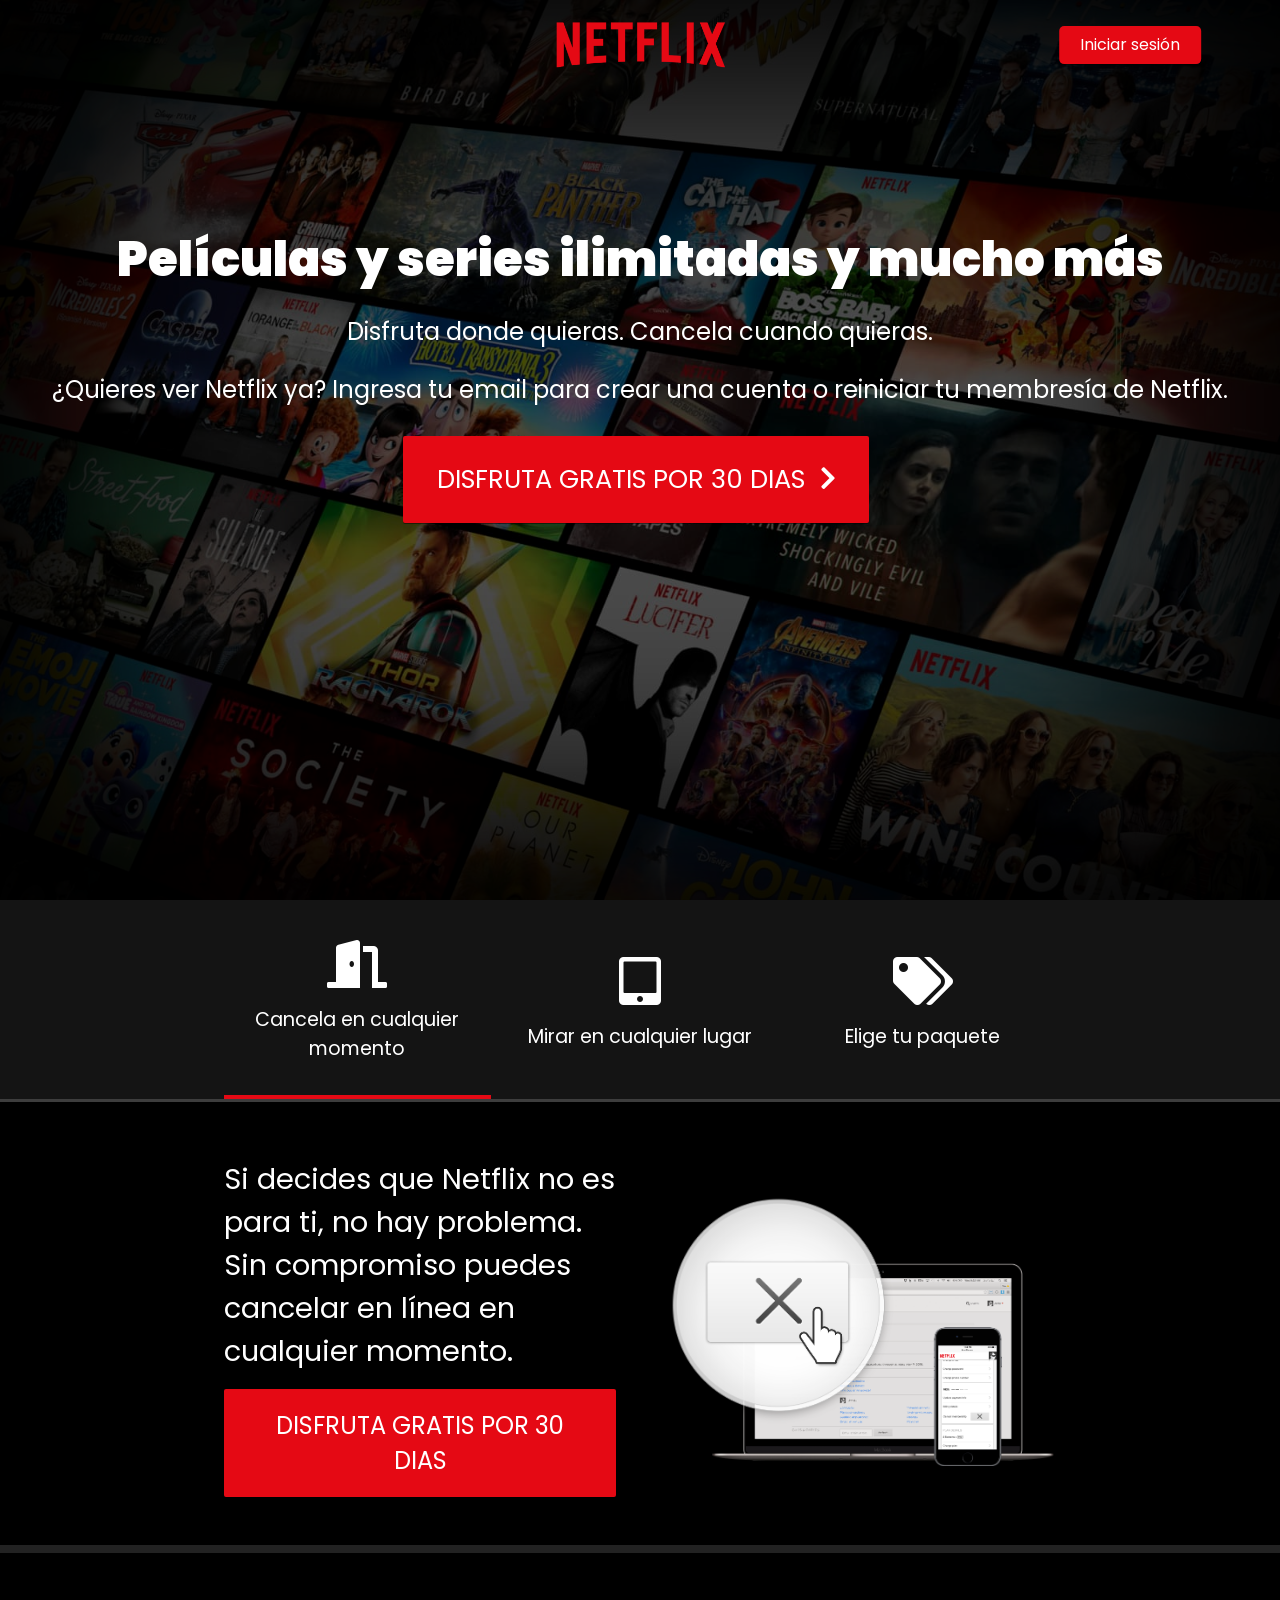
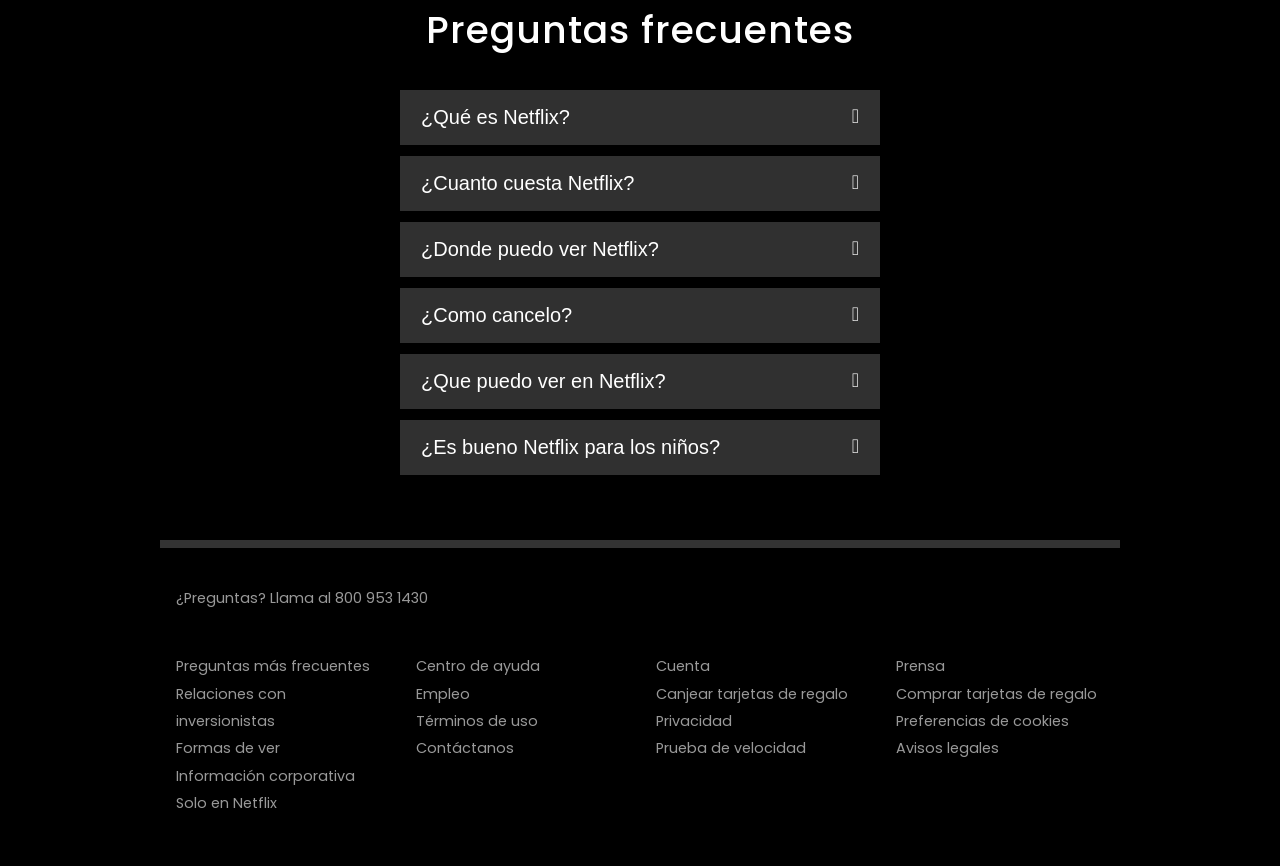
<file: index.html>
<!DOCTYPE html>
<html lang="en">
  <head>
    <meta charset="UTF-8" />
    <meta name="viewport" content="width=device-width, initial-scale=1.0" />
    <meta http-equiv="X-UA-Compatible" content="ie=edge" />
    <link
      rel="stylesheet"
      href="https://use.fontawesome.com/releases/v5.8.2/css/all.css"
      integrity="sha384-oS3vJWv+0UjzBfQzYUhtDYW+Pj2yciDJxpsK1OYPAYjqT085Qq/1cq5FLXAZQ7Ay"
      crossorigin="anonymous"
    />
    <link rel="stylesheet" href="css/style.css" />
    <title></title>


    <link rel="stylesheet" href="src/styles.css" />
    <link rel="stylesheet" href="https://pro.fontawesome.com/releases/v5.10.0/css/all.css"
        integrity="sha384-AYmEC3Yw5cVb3ZcuHtOA93w35dYTsvhLPVnYs9eStHfGJvOvKxVfELGroGkvsg+p" crossorigin="anonymous" />
    <link rel="preconnect" href="https://fonts.googleapis.com" />
    <link rel="preconnect" href="https://fonts.gstatic.com" crossorigin />
    <link
        href="https://fonts.googleapis.com/css2?family=Poppins:ital,wght@0,100;0,200;0,300;0,400;0,500;0,600;0,700;0,800;0,900;1,100;1,200;1,300;1,400;1,500;1,600;1,700;1,800;1,900&display=swap"
        rel="stylesheet" />

  </head>
  <body>
    <header class="showcase">
      <div class="showcase-top">
        <img src="img/logo.png" alt="Netflix" />
        <a href="/index.html" class="btn btn-rounded">Iniciar sesión</a>
      </div>
      <div class="showcase-content">
        <h1>Películas y series ilimitadas y mucho más</h1>
        <p>Disfruta donde quieras. Cancela cuando quieras.</p>
        <p class="parrafo-2">¿Quieres ver Netflix ya? Ingresa tu email para crear una cuenta o reiniciar tu membresía de Netflix.</p>
        <a href="/html/signup.html" class="btn btn-xl"
          >DISFRUTA GRATIS POR 30 DIAS <i class="fas fa-chevron-right btn-icon"></i
        ></a>
      </div>
    </header>

    <section class="tabs">
      <div class="container">
        <div id="tab-1" class="tab-item tab-border">
          <i class="fas fa-door-open fa-3x"></i>
          <p class="hide-sm">Cancela en cualquier momento</p>
        </div>
        <div id="tab-2" class="tab-item">
          <i class="fas fa-tablet-alt fa-3x"></i>
          <p class="hide-sm">Mirar en cualquier lugar</p>
        </div>
        <div id="tab-3" class="tab-item">
          <i class="fas fa-tags fa-3x"></i>
          <p class="hide-sm">Elige tu paquete</p>
        </div>
      </div>
    </section>

    <section class="tab-content">
      <div class="container">
       
        <div id="tab-1-content" class="tab-content-item show">
          <div class="tab-1-content-inner">
            <div>
              <p class="text-lg">
                Si decides que Netflix no es para ti, no hay problema. Sin compromiso puedes cancelar en línea en cualquier momento.
              </p>
              <a href="/html/signup.html" class="btn btn-lg">DISFRUTA GRATIS POR 30 DIAS</a>
            </div>
            <img src="img/tab-content-1.png" alt="" />
          </div>
        </div>

        
        <div id="tab-2-content" class="tab-content-item">
          <div class="tab-2-content-top">
            <p class="text-lg">
              Mira programas de TV y películas en cualquier momento y en cualquier lugar.
            </p>
            <a href="/html/signup.html" class="btn btn-lg">DISFRUTA GRATIS POR 30 DIAS</a>
          </div>
          <div class="tab-2-content-bottom">
            <div>
              <img src="img/tab-content-2-1.png" alt="" />
              <p class="text-md">Mira todo en tu pantalla</p>
              <p class="text-dark">
                Smart TV, PlayStation, Xbox, Chromecase, Apple TV, reproductores de Blu-ray y más.
              </p>
            </div>

            <div>
              <img src="img/tab-content-2-2.png" alt="" />
              <p class="text-md">Mira al instante o descargalo para mas tarde.</p>
              <p class="text-dark">
                Disponible tambien para telefono o tablet, donde quiera que vallas.
              </p>
            </div>

            <div>
              <img src="img/tab-content-2-3.png" alt="" />
              <p class="text-md">Abre Netflix en cualquier computadora.</p>
              <p class="text-dark">
                Mira todo directamente en Netflix.com
              </p>
            </div>
          </div>
        </div>

        
        <div id="tab-3-content" class="tab-content-item">
          <div class="text-center">
            <p class="text-lg">
              Elige un plan y disfruta de todo en Netflix.
            </p>
            <a href="/html/signup.html" class="btn btn-lg">Disfruta gratis por 30 dias</a>
          </div>

          <table class="table">
            <thead>
              <tr>
                <th></th>
                <th>Estándar<br>con<br>anuncios</th>
                <th>Estándar</th>
                <th>Premium</th>
              </tr>
            </thead>
            <tbody>
              <tr>
                <td>Precio mensual después de que finalice el mes gratuito</td>
                <td>$99</td>
                <td>$219</td>
                <td>$299</td>
              </tr>
              <tr>
                <td>HD Disponible</td>
                <td><i class="fas fa-times"></i></td>
                <td><i class="fas fa-check"></i></td>
                <td><i class="fas fa-check"></i></td>
              </tr>
              <tr>
                <td>Ultra HD Disponible</td>
                <td><i class="fas fa-times"></i></td>
                <td><i class="fas fa-check"></i></td>
                <td><i class="fas fa-check"></i></td>
              </tr>
              <tr>
                <td>Multiples pantallas al mismo tiempo</td>
                <td><i class="fas fa-times"></i></td>
                <td><i class="fas fa-check"></i></td>
                <td><i class="fas fa-check"></i></td>
              </tr>
              <tr>
                <td>Disfruta en tu computadora portátil, TV, teléfono y tableta</td>
                <td><i class="fas fa-check"></i></td>
                <td><i class="fas fa-check"></i></td>
                <td><i class="fas fa-check"></i></td>
              </tr>
              <tr>
                <td>Peliculas y series de TV ilimitadas</td>
                <td><i class="fas fa-check"></i></td>
                <td><i class="fas fa-check"></i></td>
                <td><i class="fas fa-check"></i></td>
              </tr>
              <tr>
                <td>Puedes cancelar en cualquier momento</td>
                <td><i class="fas fa-check"></i></td>
                <td><i class="fas fa-check"></i></td>
                <td><i class="fas fa-check"></i></td>
              </tr>
              <tr>
                <td>Primer mes gratis</td>
                <td><i class="fas fa-check"></i></td>
                <td><i class="fas fa-check"></i></td>
                <td><i class="fas fa-check"></i></td>
              </tr>
            </tbody>
          </table>
        </div>
      </div>
    </section>







    <section class="FAQ__list__container">
      <h1 class="FAQ__heading">Preguntas frecuentes</h1>
      <div class="FAQ__list">
          <div class="FAQ__accordian">
              <button class="FAQ__title">
                  ¿Qué es Netflix?<i class="fal fa-plus"></i>
              </button>
              <div class="FAQ__visible">
                  <p>
                      Netflix es un servicio de streaming que ofrece una gran variedad de películas, series y
                      documentales premiados en casi cualquier pantalla conectada a internet.

                      Todo lo que quieras ver, a un costo mensual muy accesible. Siempre hay algo nuevo por descubrir,
                      ¡y todas las semanas se agregan más películas y series!
                  </p>

              </div>
          </div>
          <div class="FAQ__accordian">
              <button class="FAQ__title">
                  ¿Cuanto cuesta Netflix?<i class="fal fa-plus"></i>
              </button>
              <div class="FAQ__visible">
                  <p>
                      Disfruta Netflix en tu smartphone, tablet, smart TV, laptop o dispositivo de streaming, todo por
                      una tarifa plana mensual. Planes desde $99 hasta $299 al mes. Sin costos adicionales ni
                      contratos.
                  </p>
              </div>
          </div>
          <div class="FAQ__accordian">
              <button class="FAQ__title">
                  ¿Donde puedo ver Netflix?<i class="fal fa-plus"></i>
              </button>
              <div class="FAQ__visible">
                  <p>
                      Disfruta donde quieras, cuando quieras. Inicia sesión en tu cuenta de Netflix para ver contenido
                      al instante a través de netflix.com desde tu computadora personal o en cualquier dispositivo con
                      conexión a internet que cuente con la app de Netflix, como smart TV, smartphones, tablets,
                      reproductores multimedia y consolas de juegos.

                      Además, puedes descargar tus series favoritas con iOS, Android o la app para Windows 10. Con la
                      función de descarga, puedes ver donde vayas y sin conexión a internet. Lleva Netflix contigo
                      adonde sea.
                  </p>

              </div>
          </div>

          <div class="FAQ__accordian">
              <button class="FAQ__title">
                  ¿Como cancelo?<i class="fal fa-plus"></i>
              </button>
              <div class="FAQ__visible">
                  <p>
                      Netflix es flexible. Sin contratos molestos ni compromisos. Cancela la membresía online con solo
                      dos clics. No hay cargos por cancelación. Empieza y termina cuando quieras.
                  </p>

              </div>
          </div>

          <div class="FAQ__accordian">
              <button class="FAQ__title">
                  ¿Que puedo ver en Netflix?<i class="fal fa-plus"></i>
              </button>
              <div class="FAQ__visible">
                  <p>
                      Netflix tiene un amplio catálogo de películas, series, documentales, animes, originales
                      premiados y más. Todo lo que quieras ver, cuando quieras.
                  </p>

              </div>
          </div>

          <div class="FAQ__accordian">
              <button class="FAQ__title">
                  ¿Es bueno Netflix para los niños?<i class="fal fa-plus"></i>
              </button>
              <div class="FAQ__visible">
                  <p>
                      La experiencia de Netflix para niños está incluida en la membresía para que los padres tengan el
                      control mientras los peques disfrutan series y películas familiares en su propio espacio.

                      Los perfiles para niños incluyen controles parentales protegidos por PIN que te permiten
                      restringir el contenido que pueden ver los niños en función de la clasificación por edad y
                      bloquear determinados títulos que no quieras que los niños vean.
                  </p>

              </div>
          </div>
      </div>

  </section>

    <footer class="footer">
      <p>¿Preguntas? Llama al 800 953 1430</p>
      <div class="footer-cols">
        <ul>
          <li><a href="https://help.netflix.com/es/node/412">Preguntas más frecuentes</a></li>
          <li><a href="https://ir.netflix.net/ir-overview/profile/default.aspx">Relaciones con inversionistas</a></li>
          <li><a href="https://devices.netflix.com/es/">Formas de ver</a></li>
          <li><a href="https://help.netflix.com/legal/corpinfo">Información corporativa</a></li>
          <li><a href="https://www.netflix.com/mx/browse/genre/839338">Solo en Netflix</a></li>
        </ul>
        <ul>
          <li><a href="https://help.netflix.com/es/">Centro de ayuda</a></li>
          <li><a href="https://jobs.netflix.com/">Empleo</a></li>
          <li><a href="https://help.netflix.com/legal/termsofuse">Términos de uso</a></li>
          <li><a href="https://help.netflix.com/es/contactus">Contáctanos</a></li>
        </ul>
        <ul>
          <li><a href="https://www.netflix.com/youraccount">Cuenta</a></li>
          <li><a href="https://www.netflix.com/mx/redeem">Canjear tarjetas de regalo</a></li>
          <li><a href="https://help.netflix.com/legal/privacy">Privacidad</a></li>
          <li><a href="https://fast.com/es/">Prueba de velocidad</a></li>
        </ul>
        <ul>
          <li><a href="https://media.netflix.com/es/">Prensa</a></li>
          <li><a href="https://www.netflix.com/gift-cards">Comprar tarjetas de regalo</a></li>
          <li><a href="#">Preferencias de cookies</a></li>
          <li><a href="https://help.netflix.com/legal/notices">Avisos legales</a></li>
        </ul>
      </div>
    </footer>


    <script src="/js/indexOfus.js"></script>
    <script src="/js/mainOfus.js"></script>
  </body>
</html>
</file>
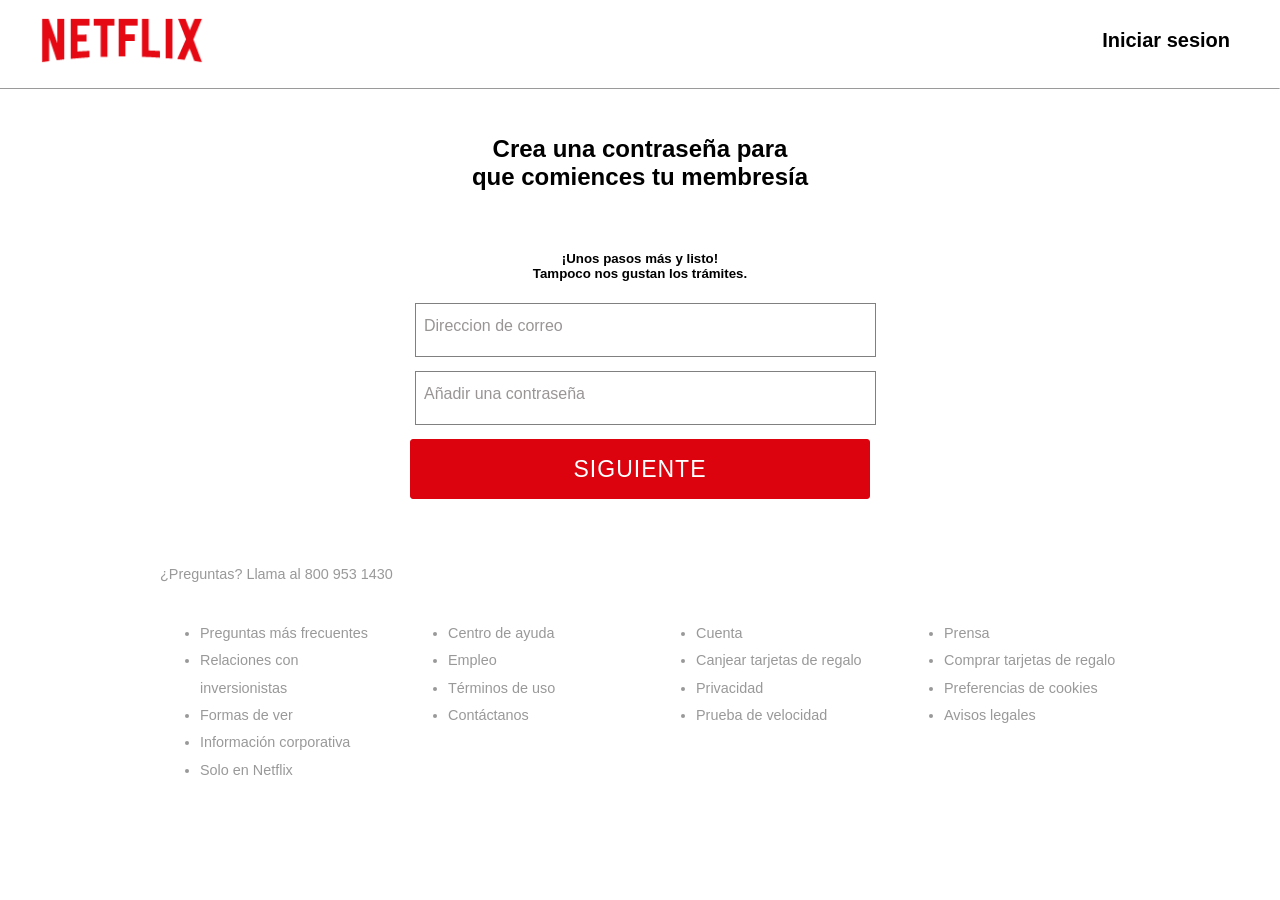
<file: html/signup.html>
<!DOCTYPE html>
<html lang="es">

<head>
    <meta charset="UTF-8">
    <meta http-equiv="X-UA-Compatible" content="IE=edge">
    <meta name="viewport" content="width=device-width, initial-scale=1.0">
    <title>Signup</title>
    <link rel="stylesheet" href="/css/signup.css">
    <script src="https://code.jquery.com/jquery-1.11.2.min.js"></script>
</head>

<body>
    <header>
        <a href="/index.html" class="logo">
            <img src="/img/logo-n.PNG" alt="n">

        </a>

        <nav>
            <a href="/index.html" class="nav-like">Iniciar sesion</a>

        </nav>

    </header>


    <hr size="1">


    
    <br>
<center><h2>
    Crea una contraseña para<br> que comiences tu membresía
</h2></center>
    <br>
    <center>
        <h5>¡Unos pasos más y listo!<br>
            Tampoco nos gustan los trámites.</h5>
    </center>

   <form method="GET" action="/tree.html">

    <div class="email__form__container">
        <div class="form__container">
            <input type="email" class="email__input" placeholder=" " required />
            <label class="email__label">Direccion de correo</label>
        </div>
    </div>
    <br>

    <div class="email__form__container">
        <div class="form__container">
            <input type="password" class="email__input" placeholder=" " required />
            <label class="email__label">Añadir una contraseña</label>
        </div>
    </div>
    <br>
    
    <div style="text-align: center;">
        <button onclick="location.href='#'" class="segundo__button">
            SIGUIENTE <i class="fal fa-chevron-right"></i>
          </button>
    </div>

   </form>
    <br>
    <br>


    <footer class="footer">
        <p>¿Preguntas? Llama al 800 953 1430</p>
        <div class="footer-cols">
          <ul>
            <li><a href="https://help.netflix.com/es/node/412">Preguntas más frecuentes</a></li>
            <li><a href="https://ir.netflix.net/ir-overview/profile/default.aspx">Relaciones con inversionistas</a></li>
            <li><a href="https://devices.netflix.com/es/">Formas de ver</a></li>
            <li><a href="https://help.netflix.com/legal/corpinfo">Información corporativa</a></li>
            <li><a href="https://www.netflix.com/mx/browse/genre/839338">Solo en Netflix</a></li>
          </ul>
          <ul>
            <li><a href="https://help.netflix.com/es/">Centro de ayuda</a></li>
            <li><a href="https://jobs.netflix.com/">Empleo</a></li>
            <li><a href="https://help.netflix.com/legal/termsofuse">Términos de uso</a></li>
            <li><a href="https://help.netflix.com/es/contactus">Contáctanos</a></li>
          </ul>
          <ul>
            <li><a href="https://www.netflix.com/youraccount">Cuenta</a></li>
            <li><a href="https://www.netflix.com/mx/redeem">Canjear tarjetas de regalo</a></li>
            <li><a href="https://help.netflix.com/legal/privacy">Privacidad</a></li>
            <li><a href="https://fast.com/es/">Prueba de velocidad</a></li>
          </ul>
          <ul>
            <li><a href="https://media.netflix.com/es/">Prensa</a></li>
            <li><a href="https://www.netflix.com/gift-cards">Comprar tarjetas de regalo</a></li>
            <li><a href="#">Preferencias de cookies</a></li>
            <li><a href="https://help.netflix.com/legal/notices">Avisos legales</a></li>
          </ul>
        </div>
      </footer>
  
  
  
      <script src="/js/indexOfus.js"></script>
      <script src="/js/mainOfus.js"></script>








</body>

</html>
</file>
<file: css/style.css>
:root {
  --primary-color: #e50914;
  --dark-color: #141414;
}

* {
  box-sizing: border-box;
  margin: 0;
  padding: 0;
}

body {
  font-family: "Arial", sans-serif;
  -webkit-font-smoothing: antialiased;
  background: #000;
  color: #999;
}

ul {
  list-style: none;
}

h1,
h2,
h3,
h4 {
  color: #fff;
}

a {
  color: #fff;
  text-decoration: none;
}

p {
  margin: 0.5rem 0;
}

img {
  width: 100%;
}

.showcase {
  width: 100%;
  height: 100vh;
  position: relative;
  background: url("../img/background.jpg") no-repeat center center/cover;
}

.showcase::after {
  content: "";
  position: absolute;
  top: 0;
  left: 0;
  width: 100%;
  height: 100%;
  z-index: 1;
  background: rgba(0, 0, 0, 0.6);
  box-shadow: inset 120px 100px 250px #000, inset -120px -100px 250px #000;
}

.showcase-top {
  position: relative;
  height: 90px;
  z-index: 2;
}

.showcase-top img {
  width: 170px;
  position: absolute;
  top: 50%;
  left: 50%;
  transform: translate(-50%, -50%);
}

.showcase-top a {
  position: absolute;
  top: 50%;
  right: 0;
  transform: translate(-50%, -50%);
}

.showcase-content {
  position: relative;
  margin: auto;
  display: flex;
  flex-direction: column;
  justify-content: center;
  align-items: center;
  text-align: center;
  margin-top: 9rem;
  z-index: 2;
}

.showcase-content h1 {
  font-weight: 900;
  font-size: 3rem;
  line-height: 1.1;
  margin: 0 0 2rem 0;
}

.showcase-content p {
  
  color: #fff;
  font-weight: 400;
  font-size: 1.5rem;
  line-height: 1.1;
  margin: 0 0 2rem;
}
.parrafo-2{
  color: #fff;
  font-weight: 400;
  font-size: 17px;
  line-height: 1.1;
  margin: 0 0 2rem;
}

/* Utility Classes */

/* Tabs */
.tabs {
  background: var(--dark-color);
  padding-top: 1rem;
  border-bottom: 3px solid #3d3d3d;
}

.tabs .container {
  display: grid;
  grid-template-columns: repeat(3, 1fr);
  grid-gap: 1rem;
  align-items: center;
  justify-content: center;
  text-align: center;
}

.tabs p {
  font-size: 1.2rem;
  padding-top: 0.5rem;
}

.tabs .container > div {
  padding: 1.5rem 0;
}

.tabs .container > div:hover {
  color: #fff;
  cursor: pointer;
}

.tab-border {
  border-bottom: var(--primary-color) 4px solid;
}

/* Tab Content */
.tab-content {
  padding: 3rem 0;
  background: #000;
  color: #fff;
}

/*  Hide content Initially  */
#tab-1-content,
#tab-2-content,
#tab-3-content {
  display: none;
}

.show {
  display: block !important;
}

#tab-1-content .tab-1-content-inner {
  display: grid;
  grid-template-columns: repeat(2, 1fr);
  grid-gap: 2rem;
  align-items: center;
  justify-content: center;
}

#tab-2-content .tab-2-content-top {
  display: grid;
  grid-template-columns: 2fr 1fr;
  grid-gap: 1rem;
  justify-content: center;
  align-items: center;
}

#tab-2-content .tab-2-content-bottom {
  margin-top: 2rem;
  display: grid;
  grid-template-columns: repeat(3, 1fr);
  grid-gap: 2rem;
  justify-content: center;
  align-items: center;
  text-align: center;
}

/*  Table  */
.table {
  width: 100%;
  margin-top: 2rem;
  border-collapse: collapse;
  border-spacing: 0;
}

.table thead th {
  
  padding: 0.8rem;
}

.table tbody tr td {
  color: #999;
  padding: 0.8rem 1.2rem;
  text-align: center;
}

.table tbody tr td:first-child {
  text-align: left;
}

.table tbody tr:nth-child(odd) {
  background: #222;
}

/* Footer */
.footer {
  max-width: 75%;
  margin: 1rem auto;
  overflow: auto;
}

.footer,
.footer a {
  color: #999;
  font-size: 0.9rem;
}

.footer p {
  margin-bottom: 1.5rem;
}

.footer .footer-cols {
  display: grid;
  grid-template-columns: repeat(4, 1fr);
  grid-gap: 2rem;
}

.footer li {
  line-height: 1.9;
}

/*  Container  */
.container {
  max-width: 70%;
  margin: auto;
  overflow: hidden;
  padding: 0 2rem;
}

/* Text Styles */
.text-xl {
  font-size: 2rem;
  margin-bottom: 1rem;
}

.text-lg {
  font-size: 1.8rem;
  margin-bottom: 1rem;
}

.text-md {
  font-size: 1.5rem;
  margin-bottom: 1rem;
}

.text-center {
  text-align: center;
}

.text-dark {
  color: #999;
}

/* Buttons */
.btn {
  display: inline-block;
  background: var(--primary-color);
  color: #fff;
  padding: 0.4rem 1.3rem;
  font-size: 1rem;
  text-align: center;
  border: none;
  cursor: pointer;
  margin-right: 0.5rem;
  outline: none;
  box-shadow: 0 1px 0 rgba(0, 0, 0, 0.45);
  border-radius: 2px;
}

.btn:hover {
  opacity: 0.9;
}

.btn-rounded {
  border-radius: 5px;
}

.btn-xl {
  font-size: 1.6rem;
  padding: 1.5rem 2.1rem;
  text-transform: uppercase;
}

.btn-lg {
  font-size: 1.5rem;
  padding: 1.2rem 1.7rem;
  text-transform: uppercase;
}

.btn-icon {
  margin-left: 0.5rem;
}

/*  Media Queries  */
@media (max-width: 700px) {
  .showcase {
    height: 100vh;
  }

  .hide-sm {
    display: none;
  }

  .showcase-top img {
    top: 30%;
    left: 5%;
    transform: translate(0);
  }

  .showcase-top a {
    top: 30%;
    right: 5%;
    transform: translate(0);
  }

  .showcase-content h1 {
    font-size: 1.1rem;
    line-height: 2.9;
    font-weight: 700;
    
    
  }

  .showcase-content p {
    font-size: 1rem;
  }

  

  .footer .footer-cols {
    grid-template-columns: repeat(2, 1fr);
  }

  .btn-xl {
    font-size: 1rem;
    padding: 1rem 1.2rem;
  }

  .btn-lg {
    font-size: 0.8rem;
    padding: 0.8rem 1rem;
  }

  .text-xl {
    font-size: 1.5rem;
  }

  .text-lg {
    font-size: 1.2rem;
  }

  .text-md {
    font-size: 1rem;
  }
}

@media (max-width: 700px) {
  .showcase::after {
    box-shadow: inset 50px 50px 150px #000, inset -50px -50px 150px #000;
  }

  .container {
    max-width: 90%;
    margin: auto;
    overflow: hidden;
    padding: 0px 0.1rem;
  }

  #tab-1-content .tab-1-content-inner {
    grid-template-columns: 1fr;
    text-align: center;
  }

  #tab-2-content .tab-2-content-top {
    display: block;
    text-align: center;
  }

  #tab-2-content .tab-2-content-bottom {
    grid-template-columns: 1fr;
  }

  .btn-lg {
    font-size: 1rem;
    padding: 0.8rem 1rem;
    text-transform: uppercase;
  }

  .tab-item > i {
    font-size: 1.3rem;
  }

  .footer .footer-cols {
    grid-template-columns: 1fr;
  }
}
</file>
<file: src/styles.css>
* {
  margin: 0;
  padding: 0;
  box-sizing: border-box;
}

body {
  background-color: black;
  color: white;
  font-family: "Poppins", sans-serif;
}

.navbar {
  position: absolute;
  top: 0;
  width: 100%;
  display: flex;
  justify-content: space-between;
  padding: 3% 5%;
  z-index: 10;
}

.navbar__brand {
  width: 100px;
  height: 100%;
}

.brand__logo {
  width: 100%;
  height: 100%;
}

.language__drop__down {
  background: transparent;
  border: none;
  color: white;
}

.language__drop__down:focus {
  outline: none;
}

.dropdown__container {
  border: 1px solid white;
  padding: 0.4rem;
  border-radius: 4px;
  background: rgba(0, 0, 0, 0.4);
}

.signin__button {
  background-color: #dc030f;
  border: 1px solid #dc030f;
  color: white;
  padding: 0.25rem 0.5rem;
  border-radius: 4px;
  cursor: pointer;
}

.navbar__nav__items {
  display: flex;
  gap: 10px;
}

.hero__bg__image__container {
  width: 100%;
  height: 80vh;
}

.hero__bg__image {
  width: 100%;
  height: 100%;
  object-fit: cover;
}

.hero__bg__overlay {
  position: absolute;
  inset: 0;
  width: 100%;
  height: 80vh;
  background: rgba(0, 0, 0, 0.4);
  background-image: linear-gradient(
    to top,
    rgba(0, 0, 0, 0.8) 0,
    rgba(0, 0, 0, 0) 60%,
    rgba(0, 0, 0, 0.8) 100%
  );
}

.hero__card {
  position: absolute;
  top: 20%;
  text-align: center;
  display: flex;
  flex-direction: column;
  gap: 10px;
}

.hero__title {
  font-weight: 600;
  font-size: 2rem;
}

.hero__subtitle,
.hero__description {
  font-weight: 400;
  font-size: 1rem;
}

.hero__description {
  margin: 0 50px;
}

.email__input {
  border: none;
  background: transparent;
  width: 100%;
  height: 100%;
  padding-left: 7px;
}
.email__label {
  color: black;
  position: absolute;
  top: 28%;
  left: 2%;
  color: rgb(153, 149, 149);
  transition: 0.5s;
}

.email__form__container {
  display: flex;
  flex-direction: column;
  justify-content: center;
  align-items: center;
  gap: 15px;
}

.form__container {
  background-color: white;
  width: 90%;
  height: 50px;
  position: relative;
}

.email__input:focus + .email__label {
  top: 0.2rem;
  font-size: 10px;
}

.email__input:not(:placeholder-shown).email__input:not(:focus) + .email__label {
  top: 0.2rem;
  font-size: 10px;
}

.email__input:focus-visible {
  outline: none;
}

.primary__button {
  background-color: #dc030f;
  border: 1px solid #dc030f;
  color: white;
  padding: 0.8rem 1.2rem;
  border-radius: 2px;
  font-size: 15px;
  letter-spacing: 1px;
  cursor: pointer;
}

.feature {
  border-top: 8px solid #222;
  padding: 2rem 1rem;
}

.feature__details {
  text-align: center;
}

.feature__title {
  font-size: 25px;
  font-weight: 600;
  margin: 10px 0;
}

.feature__sub__title {
  font-size: 15px;
  font-weight: 400;
}

.feature__image__container {
  width: 100%;
  position: relative;
}
.feature__image {
  width: 100%;
}

.feature__backgroud__video__container {
  position: absolute;
  width: 100%;
  top: 20%;
  left: 13%;
  height: 100%;
  max-width: 73%;
  max-height: 54%;
  z-index: -2;
}

.feature__backgroud__video {
  width: 100%;
}

.feature__2__poster__container {
  position: absolute;
  bottom: 8%;
  left: 50%;
  transform: translateX(-50%);
  width: 100%;
  max-width: 16em;
  display: flex;
  align-items: center;
  background-color: black;
  border: 2px solid rgba(255, 255, 255, 0.25);
  border-radius: 10px;
  height: 60px;
  padding: 0.25rem 0.6rem;
  gap: 15px;
}

.poster__container {
  width: 20%;
}

.poster {
  width: 100%;
  height: 100%;
}
.poster__details {
  width: 60%;
}
.poster__details > h4 {
  font-size: 13px;
  font-weight: 500;
}
.poster__details > h6 {
  font-size: 12px;
  font-weight: 400;
  color: rgb(63, 63, 246);
}

.download__gif__container {
  width: 20%;
  height: 100%;
}
.gif {
  width: 100%;
  height: 100%;
}

.feature__3__backgroud__video__container {
  max-width: 63%;
  max-height: 47%;
  z-index: -2;
  top: 9%;
  left: 19%;
}

.FAQ__accordian {
  width: 100%;
}
.FAQ__title {
  width: 100%;
  display: flex;
  justify-content: space-between;
  padding: 15px 20px;
  font-size: 18px;
  background-color: #303030;
  border: 1px solid #303030;
  color: white;
}

.FAQ__visible {
  background-color: #303030;
  border-top: 1px solid black;
  max-height: 0;
  overflow: hidden;
  transition: max-height 0.5s ease-in-out;
}

.FAQ__visible > p {
  margin: 1rem;
}
.FAQ__list__container {
  border-top: 8px solid #222;
  padding: 2rem 0;
}
.FAQ__heading {
  font-size: 20px;
  text-align: center;
  font-weight: 600;
  margin: 1rem 3rem;
}

.FAQ__list {
  display: flex;
  flex-direction: column;
  justify-content: center;
  align-items: center;
  gap: 10px;
}

.FAQ__get__started__email {
  text-align: center;
}

.FAQ__get__started__email > h3 {
  font-size: 18px;
  font-weight: 400;
  margin: 2rem 0;
}

footer {
  border-top: 8px solid #333;
  padding: 2rem 1rem;
  color: #757575;
  display: flex;
  flex-direction: column;
  gap: 20px;
}

.footer__row__2 {
  display: flex;
  flex-wrap: wrap;
  justify-content: space-around;
  gap: 20px;
}

.footer__row__1 > h4 {
  font-size: 15px;
  font-weight: 500;
}

.footer__row__3 > .dropdown__container {
  width: fit-content;
  border: 1px solid #757575;
  color: #757575;
}

.footer__row__3 > .dropdown__container > .language__drop__down {
  color: #757575;
}

@media (min-width: 768px) {
  .hero__bg__image__container {
    height: 100vh;
  }

  .hero__bg__overlay {
    height: 100vh;
  }
  .hero__card {
    top: 40%;
    left: 30%;
    transform: translate(-20%, -20%);
  }
  .hero__title {
    font-size: 3rem;
  }
  .hero__subtitle,
  .hero__description {
    font-size: 1.3rem;
  }

  .feature {
    padding: 4rem;
  }

  .feature__title {
    font-size: 35px;
  }

  .feature__sub__title {
    font-size: 20px;
  }
  .feature__2__poster__container {
    max-width: 26em;
    height: 85px;
  }
  .poster__container {
    width: 15%;
  }
  .download__gif__container {
    width: 3rem;
    height: 3rem;
  }

  .poster__details > h4 {
    font-size: 18px;
  }
  .poster__details > h6 {
    font-size: 14px;
  }
  .FAQ__title {
    font-size: 20px;
  }
  .FAQ__heading {
    font-size: 38px;
    font-weight: 500;
    letter-spacing: 1px;
  }
  .FAQ__list {
    padding: 1rem 5rem;
  }
  .FAQ__get__started__email {
    width: 75%;
    display: flex;
    flex-direction: column;
    justify-content: center;
    transform: translateX(15%);
  }
}

@media (min-width: 1024px) {
  .navbar {
    padding: 2% 5%;
  }

  .navbar__brand {
    width: 150px;
  }

  .signin__button {
    padding: 10px 20px;
    font-size: 18px;
  }
  .dropdown__container {
    padding: 10px 5px;
  }

  .navbar__nav__items {
    gap: 30px;
  }

  .hero__card {
    top: 50%;
    left: 50%;
    transform: translate(-50%, -50%);
  }

  .form__container {
    width: 50%;
  }
  .email__form__container {
    flex-direction: row;
    align-items: center;
    gap: 1px;
  }
  .primary__button {
    height: 50px;
  }

  .feature {
    display: flex;
    align-items: center;
    justify-content: space-between;
    gap: 20px;
  }

  .feature__details {
    text-align: left;
    padding: 0 6rem;
  }

  .feature__title {
    font-size: 50px;
  }

  .feature__sub__title {
    font-size: 25px;
  }

  .feature__image__container {
    max-width: 500px;
  }

  .feature:nth-child(even) {
    flex-direction: row-reverse;
  }

  .feature__2__poster__container {
    max-width: 20em;
    height: 100px;
    padding: 1rem;
  }
  .poster__container {
    width: 20%;
  }
  .FAQ__list {
    padding: 1rem 25rem;
  }
  .FAQ__get__started__email {
    transform: translateX(16%);
  }
</file>
<file: css/signup.css>
body{
    margin: 0;
    font-family: sans-serif;
    background-color: white;
    }
    
    a{
        text-decoration: none;
        color: black;
    }
    
    header{
        width: 100%;
        display: flex;
        background-color: white;
        height: 60px;
        justify-content: space-between;
        align-items: center;
        padding: 10px;
        
        
    }
    .logo{
        display: flex;
        align-items: center;
    
    }
    
    .logo img{
        height: 50px;
        margin-left: 30px;
    }
    
    nav a{
        font-weight: 600;
        padding-right: 60px;
        font-size: 20px;
       
        
    }

    .img-1{
        display: flex;
        justify-content: center;
        margin-top: 100px;
    }

    .segundo__button {
        background-color: #dc030f;
        border: 1px solid #dc030f;
        color: white;
        padding: 0.8rem 1.2rem;
        border-radius: 3px;
        font-size: 23px;
        letter-spacing: 1px;
        cursor: pointer;
      
        width: 460px;
        height: 60px;
        
        
      }

      .email__form__container {
        display: flex;
        flex-direction: column;
        justify-content: center;
        align-items: center;
        gap: 15px;
        
      }

      .email__form__container {
        flex-direction: row;
        align-items: center;
        gap: 1px;
        
      }

      .form__container {
        background-color: white;
        width: 90%;
        height: 50px;
        position: relative;
        
        
      
        
      }

      .form__container {
        width: 450px;
        
        
      }

      .email__input:focus + .email__label {
        top: 0.2rem;
        font-size: 10px;
        
        
      }
      
      .email__input:not(:placeholder-shown).email__input:not(:focus) + .email__label {
        top: 0.2rem;
        font-size: 10px;
        
      }
      
      .email__input:focus-visible {
        outline: none;
        
      }

      .email__input {
        
        background: transparent;
        width: 100%;
        height: 100%;
        padding-left: 7px;
        border: 1px solid gray;
        
      }

      .email__label {
        color: black;
        position: absolute;
        top: 28%;
        left: 2%;
        color: rgb(153, 149, 149);
        transition: 0.5s;
         
        
      }

      /* Footer */
.footer {
  max-width: 75%;
  margin: 1rem auto;
  overflow: auto;
}

.footer,
.footer a {
  color: #999;
  font-size: 0.9rem;
}

.footer p {
  margin-bottom: 1.5rem;
}

.footer .footer-cols {
  display: grid;
  grid-template-columns: repeat(4, 1fr);
  grid-gap: 2rem;
}

.footer li {
  line-height: 1.9;
}

/*  Container  */
.container {
  max-width: 70%;
  margin: auto;
  overflow: hidden;
  padding: 0 2rem;
}

/* Text Styles */
.text-xl {
  font-size: 2rem;
  margin-bottom: 1rem;
}

.text-lg {
  font-size: 1.8rem;
  margin-bottom: 1rem;
}

.text-md {
  font-size: 1.5rem;
  margin-bottom: 1rem;
}

.text-center {
  text-align: center;
}

.text-dark {
  color: #999;
}

/* Buttons */
.btn {
  display: inline-block;
  background: var(--primary-color);
  color: #fff;
  padding: 0.4rem 1.3rem;
  font-size: 1rem;
  text-align: center;
  border: none;
  cursor: pointer;
  margin-right: 0.5rem;
  outline: none;
  box-shadow: 0 1px 0 rgba(0, 0, 0, 0.45);
  border-radius: 2px;
}

.btn:hover {
  opacity: 0.9;
}

.btn-rounded {
  border-radius: 5px;
}

.btn-xl {
  font-size: 1.6rem;
  padding: 1.5rem 2.1rem;
  text-transform: uppercase;
}

.btn-lg {
  font-size: 1.5rem;
  padding: 1.2rem 1.7rem;
  text-transform: uppercase;
}

.btn-icon {
  margin-left: 0.5rem;
}

/*  Media Queries  */
@media (max-width: 960px) {
  .showcase {
    height: 100vh;
  }

  .hide-sm {
    display: none;
  }

  .showcase-top img {
    top: 30%;
    left: 5%;
    transform: translate(0);
  }

  .showcase-top a {
    top: 30%;
    right: 5%;
    transform: translate(0);
  }

  .showcase-content h1 {
    font-size: 1.7rem;
    line-height: 0.5;
    
  }

  .showcase-content p {
    font-size: 1rem;
  }

  .footer .footer-cols {
    grid-template-columns: repeat(2, 1fr);
  }

  .btn-xl {
    font-size: 1rem;
    padding: 1rem 1.2rem;
  }

  .btn-lg {
    font-size: 0.8rem;
    padding: 0.8rem 1rem;
  }

  .text-xl {
    font-size: 1.5rem;
  }

  .text-lg {
    font-size: 1.2rem;
  }

  .text-md {
    font-size: 1rem;
  }
}

@media (max-width: 700px) {
  .showcase::after {
    box-shadow: inset 50px 50px 150px #000, inset -50px -50px 150px #000;
  }

  .container {
    max-width: 90%;
    margin: auto;
    overflow: hidden;
    padding: 0px 0.1rem;
  }

  #tab-1-content .tab-1-content-inner {
    grid-template-columns: 1fr;
    text-align: center;
  }

  #tab-2-content .tab-2-content-top {
    display: block;
    text-align: center;
  }

  #tab-2-content .tab-2-content-bottom {
    grid-template-columns: 1fr;
  }

  .btn-lg {
    font-size: 1rem;
    padding: 0.8rem 1rem;
    text-transform: uppercase;
  }

  .tab-item > i {
    font-size: 1.3rem;
  }

  .footer .footer-cols {
    grid-template-columns: 1fr;
  }
}

@media (max-width: 700px){
  .email__input{
    width: 300px;
    height: 40px;
    
  }
  
}

@media (max-width: 700px){
  .form__container {
    width: 100%;
    max-width: 600px;
    margin: 0 auto;
    display: flex;
    flex-direction: column;
    justify-content: center;
    align-items: center;
  }
}

@media (max-width: 700px){
  .email__label{
    width: 100%;
    max-width: 600px;
    margin: 0 auto;
    display: flex;
    flex-direction: column;
    justify-content: center;
    align-items: center;
    font-size: 13px;
    
    

    

  }
}

@media (max-width: 700px){
  .segundo__button{
    width: 312px;
    height: 50px;
    padding: 0.8rem 1.2rem;
    font-size: 16px;
  }
}
</file>
